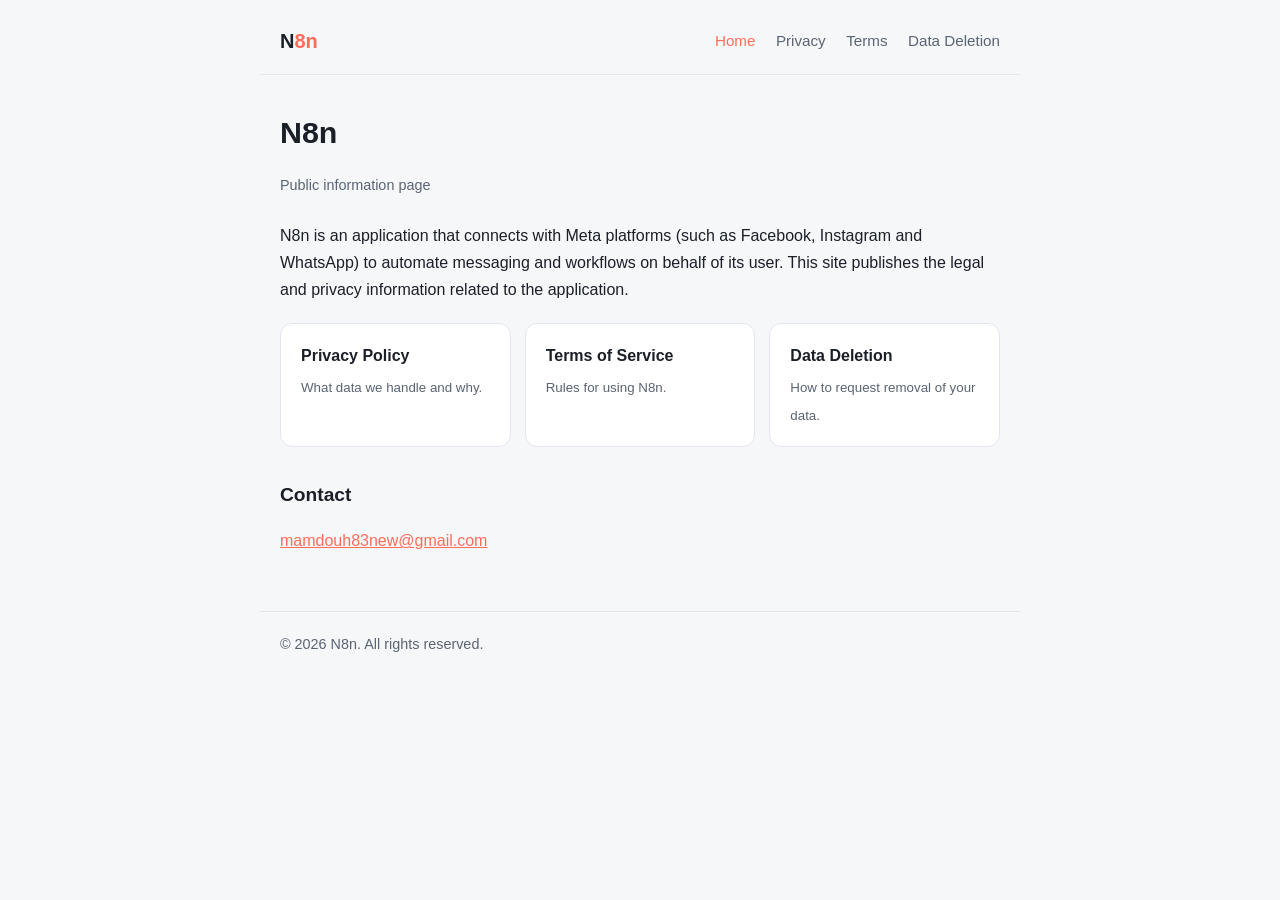
<file: index.html>
<!doctype html>
<html lang="en">
<head>
<meta charset="utf-8">
<meta name="viewport" content="width=device-width,initial-scale=1">
<title>N8n</title>
<meta name="description" content="N8n – official information, privacy policy, terms of service and data deletion instructions.">
<link rel="stylesheet" href="style.css">
</head>
<body>
<header>
  <a class="brand" href="index.html">N<span>8n</span></a>
  <nav>
    <a class="active" href="index.html">Home</a>
    <a href="privacy.html">Privacy</a>
    <a href="terms.html">Terms</a>
    <a href="data-deletion.html">Data Deletion</a>
  </nav>
</header>
<main>
  <h1>N8n</h1>
  <p class="updated">Public information page</p>
  <p>N8n is an application that connects with Meta platforms (such as Facebook, Instagram and WhatsApp) to automate messaging and workflows on behalf of its user. This site publishes the legal and privacy information related to the application.</p>

  <div class="grid">
    <a class="card" href="privacy.html"><strong>Privacy Policy</strong><small>What data we handle and why.</small></a>
    <a class="card" href="terms.html"><strong>Terms of Service</strong><small>Rules for using N8n.</small></a>
    <a class="card" href="data-deletion.html"><strong>Data Deletion</strong><small>How to request removal of your data.</small></a>
  </div>

  <h2>Contact</h2>
  <p><a href="mailto:mamdouh83new@gmail.com">mamdouh83new@gmail.com</a></p>
</main>
<footer>&copy; 2026 N8n. All rights reserved.</footer>
</body>
</html>
</file>
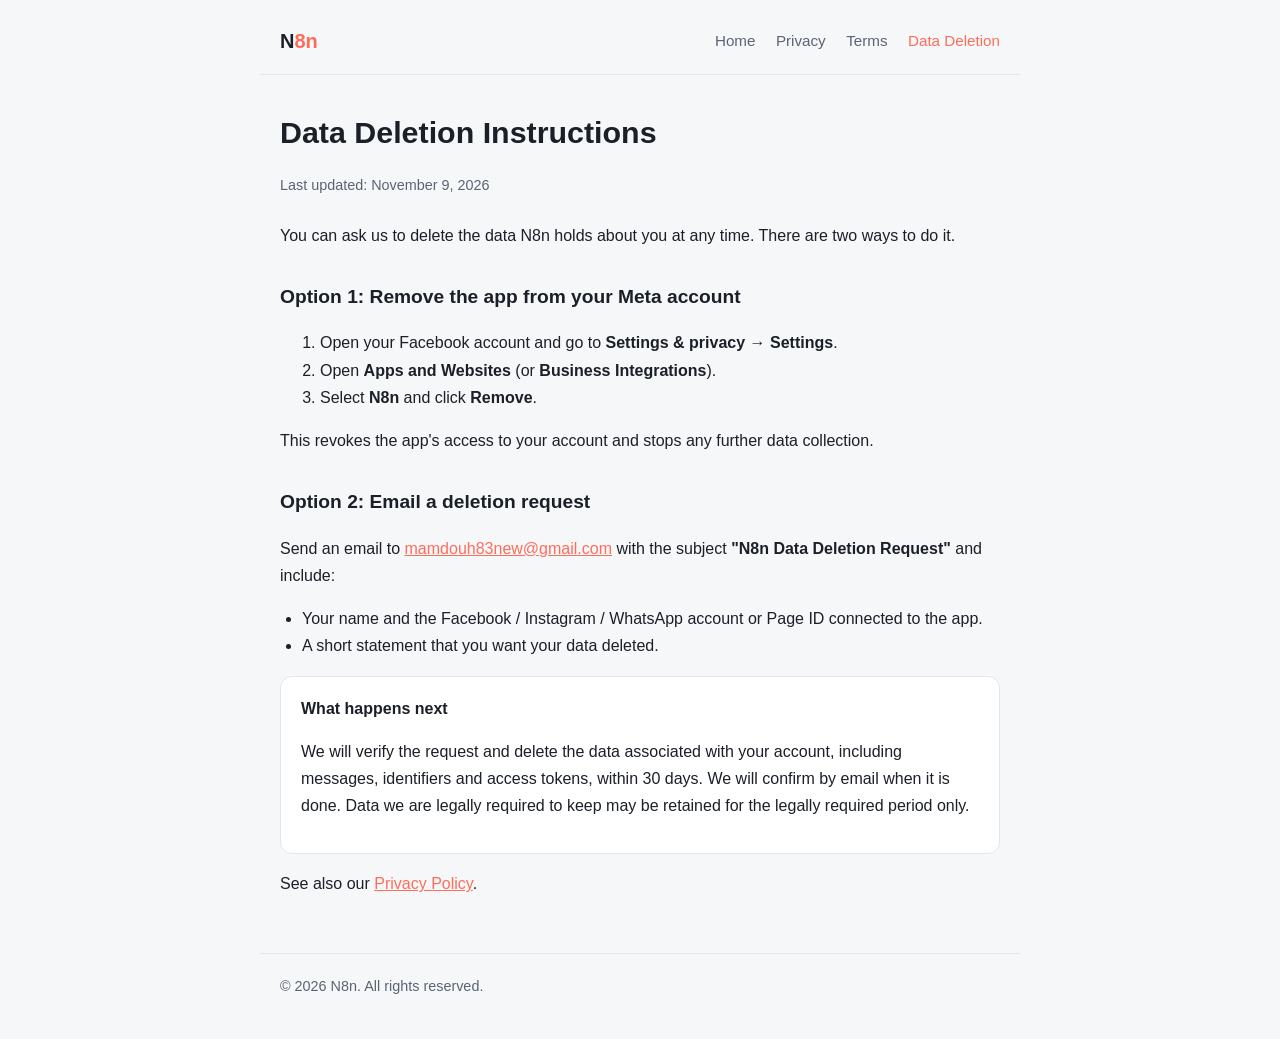
<file: data-deletion.html>
<!doctype html>
<html lang="en">
<head>
<meta charset="utf-8">
<meta name="viewport" content="width=device-width,initial-scale=1">
<title>Data Deletion – N8n</title>
<meta name="description" content="How to request deletion of your data from the N8n application.">
<link rel="stylesheet" href="style.css">
</head>
<body>
<header>
  <a class="brand" href="index.html">N<span>8n</span></a>
  <nav>
    <a href="index.html">Home</a>
    <a href="privacy.html">Privacy</a>
    <a href="terms.html">Terms</a>
    <a class="active" href="data-deletion.html">Data Deletion</a>
  </nav>
</header>
<main>
  <h1>Data Deletion Instructions</h1>
  <p class="updated">Last updated: November 9, 2026</p>

  <p>You can ask us to delete the data N8n holds about you at any time. There are two ways to do it.</p>

  <h2>Option 1: Remove the app from your Meta account</h2>
  <ol>
    <li>Open your Facebook account and go to <strong>Settings &amp; privacy &rarr; Settings</strong>.</li>
    <li>Open <strong>Apps and Websites</strong> (or <strong>Business Integrations</strong>).</li>
    <li>Select <strong>N8n</strong> and click <strong>Remove</strong>.</li>
  </ol>
  <p>This revokes the app's access to your account and stops any further data collection.</p>

  <h2>Option 2: Email a deletion request</h2>
  <p>Send an email to <a href="mailto:mamdouh83new@gmail.com?subject=N8n%20Data%20Deletion%20Request">mamdouh83new@gmail.com</a> with the subject <strong>"N8n Data Deletion Request"</strong> and include:</p>
  <ul>
    <li>Your name and the Facebook / Instagram / WhatsApp account or Page ID connected to the app.</li>
    <li>A short statement that you want your data deleted.</li>
  </ul>

  <div class="card">
    <strong>What happens next</strong>
    <p>We will verify the request and delete the data associated with your account, including messages, identifiers and access tokens, within 30 days. We will confirm by email when it is done. Data we are legally required to keep may be retained for the legally required period only.</p>
  </div>

  <p>See also our <a href="privacy.html">Privacy Policy</a>.</p>
</main>
<footer>&copy; 2026 N8n. All rights reserved.</footer>
</body>
</html>
</file>
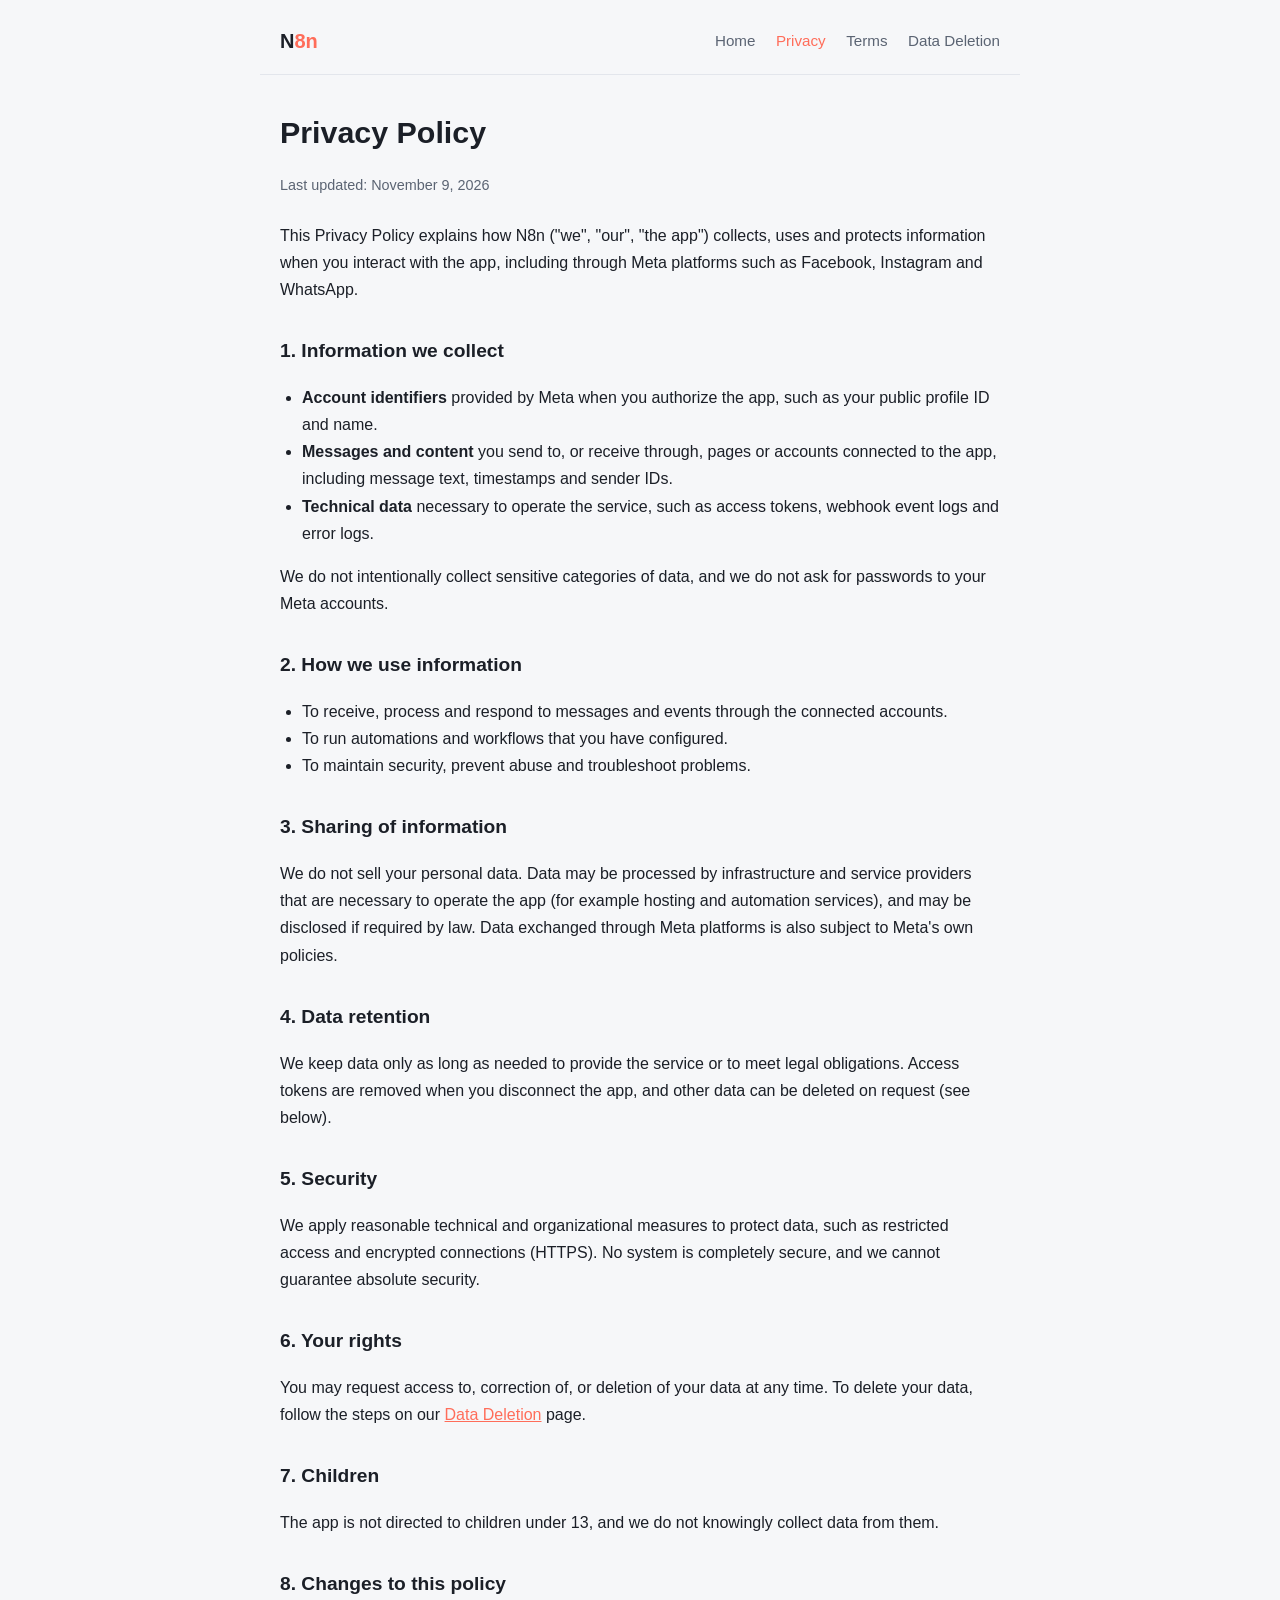
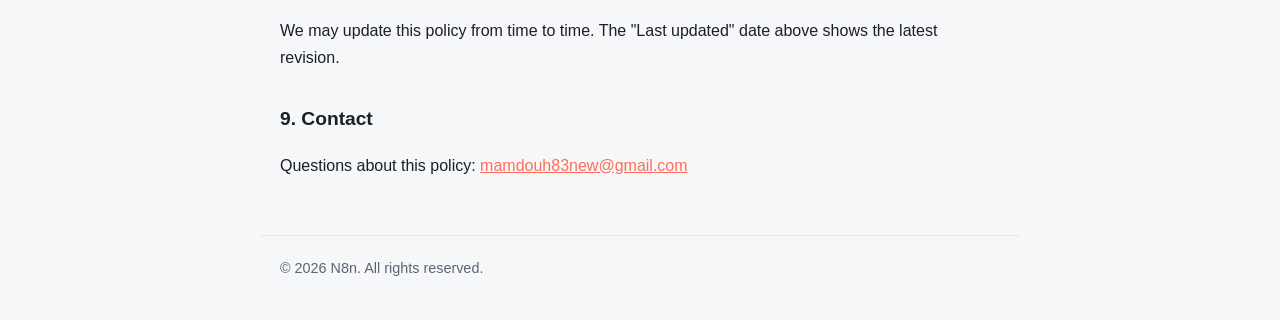
<file: privacy.html>
<!doctype html>
<html lang="en">
<head>
<meta charset="utf-8">
<meta name="viewport" content="width=device-width,initial-scale=1">
<title>Privacy Policy – N8n</title>
<meta name="description" content="Privacy Policy for the N8n application.">
<link rel="stylesheet" href="style.css">
</head>
<body>
<header>
  <a class="brand" href="index.html">N<span>8n</span></a>
  <nav>
    <a href="index.html">Home</a>
    <a class="active" href="privacy.html">Privacy</a>
    <a href="terms.html">Terms</a>
    <a href="data-deletion.html">Data Deletion</a>
  </nav>
</header>
<main>
  <h1>Privacy Policy</h1>
  <p class="updated">Last updated: November 9, 2026</p>

  <p>This Privacy Policy explains how N8n ("we", "our", "the app") collects, uses and protects information when you interact with the app, including through Meta platforms such as Facebook, Instagram and WhatsApp.</p>

  <h2>1. Information we collect</h2>
  <ul>
    <li><strong>Account identifiers</strong> provided by Meta when you authorize the app, such as your public profile ID and name.</li>
    <li><strong>Messages and content</strong> you send to, or receive through, pages or accounts connected to the app, including message text, timestamps and sender IDs.</li>
    <li><strong>Technical data</strong> necessary to operate the service, such as access tokens, webhook event logs and error logs.</li>
  </ul>
  <p>We do not intentionally collect sensitive categories of data, and we do not ask for passwords to your Meta accounts.</p>

  <h2>2. How we use information</h2>
  <ul>
    <li>To receive, process and respond to messages and events through the connected accounts.</li>
    <li>To run automations and workflows that you have configured.</li>
    <li>To maintain security, prevent abuse and troubleshoot problems.</li>
  </ul>

  <h2>3. Sharing of information</h2>
  <p>We do not sell your personal data. Data may be processed by infrastructure and service providers that are necessary to operate the app (for example hosting and automation services), and may be disclosed if required by law. Data exchanged through Meta platforms is also subject to Meta's own policies.</p>

  <h2>4. Data retention</h2>
  <p>We keep data only as long as needed to provide the service or to meet legal obligations. Access tokens are removed when you disconnect the app, and other data can be deleted on request (see below).</p>

  <h2>5. Security</h2>
  <p>We apply reasonable technical and organizational measures to protect data, such as restricted access and encrypted connections (HTTPS). No system is completely secure, and we cannot guarantee absolute security.</p>

  <h2>6. Your rights</h2>
  <p>You may request access to, correction of, or deletion of your data at any time. To delete your data, follow the steps on our <a href="data-deletion.html">Data Deletion</a> page.</p>

  <h2>7. Children</h2>
  <p>The app is not directed to children under 13, and we do not knowingly collect data from them.</p>

  <h2>8. Changes to this policy</h2>
  <p>We may update this policy from time to time. The "Last updated" date above shows the latest revision.</p>

  <h2>9. Contact</h2>
  <p>Questions about this policy: <a href="mailto:mamdouh83new@gmail.com">mamdouh83new@gmail.com</a></p>
</main>
<footer>&copy; 2026 N8n. All rights reserved.</footer>
</body>
</html>
</file>
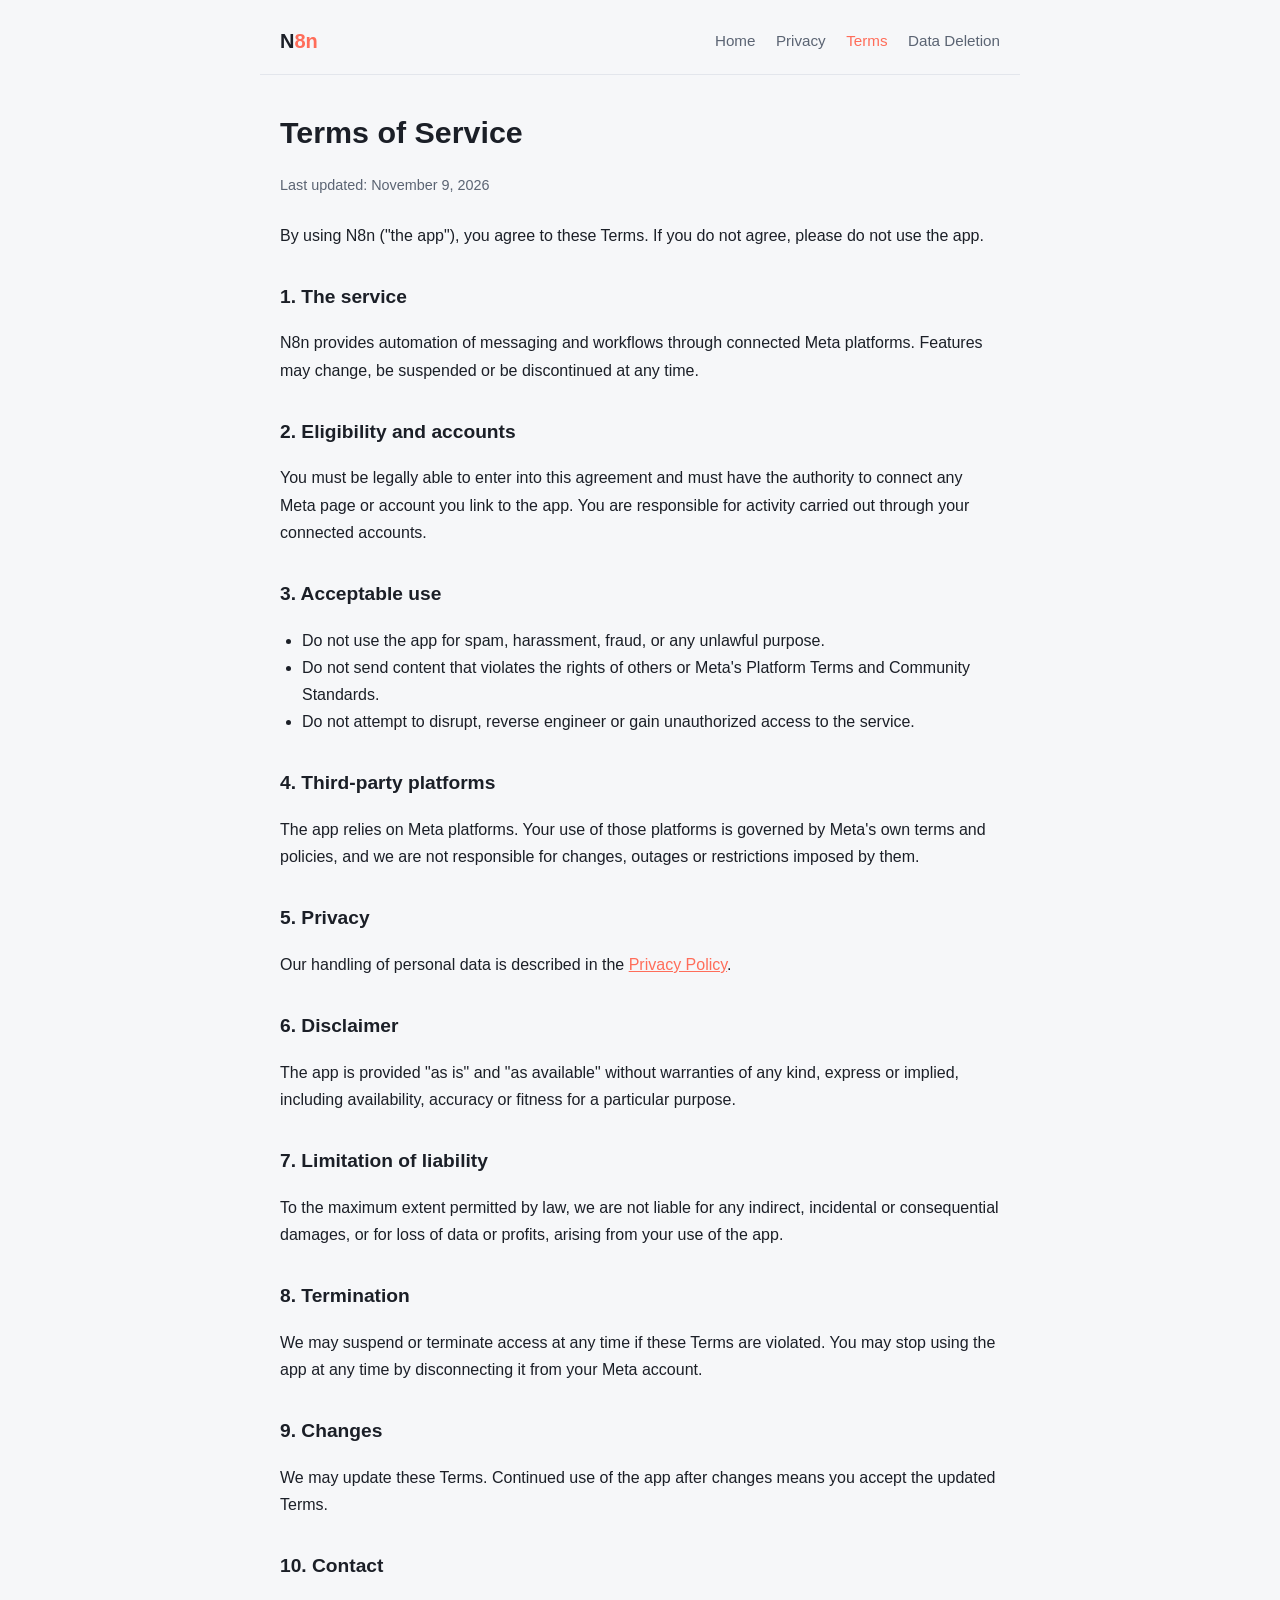
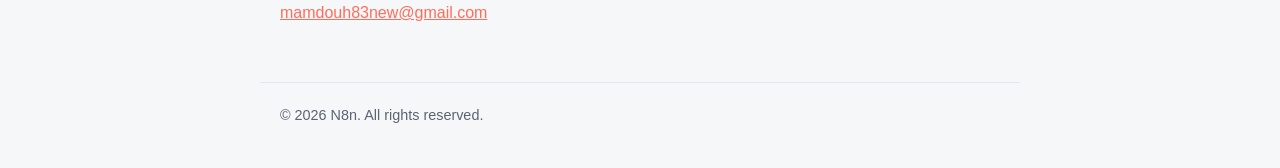
<file: terms.html>
<!doctype html>
<html lang="en">
<head>
<meta charset="utf-8">
<meta name="viewport" content="width=device-width,initial-scale=1">
<title>Terms of Service – N8n</title>
<meta name="description" content="Terms of Service for the N8n application.">
<link rel="stylesheet" href="style.css">
</head>
<body>
<header>
  <a class="brand" href="index.html">N<span>8n</span></a>
  <nav>
    <a href="index.html">Home</a>
    <a href="privacy.html">Privacy</a>
    <a class="active" href="terms.html">Terms</a>
    <a href="data-deletion.html">Data Deletion</a>
  </nav>
</header>
<main>
  <h1>Terms of Service</h1>
  <p class="updated">Last updated: November 9, 2026</p>

  <p>By using N8n ("the app"), you agree to these Terms. If you do not agree, please do not use the app.</p>

  <h2>1. The service</h2>
  <p>N8n provides automation of messaging and workflows through connected Meta platforms. Features may change, be suspended or be discontinued at any time.</p>

  <h2>2. Eligibility and accounts</h2>
  <p>You must be legally able to enter into this agreement and must have the authority to connect any Meta page or account you link to the app. You are responsible for activity carried out through your connected accounts.</p>

  <h2>3. Acceptable use</h2>
  <ul>
    <li>Do not use the app for spam, harassment, fraud, or any unlawful purpose.</li>
    <li>Do not send content that violates the rights of others or Meta's Platform Terms and Community Standards.</li>
    <li>Do not attempt to disrupt, reverse engineer or gain unauthorized access to the service.</li>
  </ul>

  <h2>4. Third-party platforms</h2>
  <p>The app relies on Meta platforms. Your use of those platforms is governed by Meta's own terms and policies, and we are not responsible for changes, outages or restrictions imposed by them.</p>

  <h2>5. Privacy</h2>
  <p>Our handling of personal data is described in the <a href="privacy.html">Privacy Policy</a>.</p>

  <h2>6. Disclaimer</h2>
  <p>The app is provided "as is" and "as available" without warranties of any kind, express or implied, including availability, accuracy or fitness for a particular purpose.</p>

  <h2>7. Limitation of liability</h2>
  <p>To the maximum extent permitted by law, we are not liable for any indirect, incidental or consequential damages, or for loss of data or profits, arising from your use of the app.</p>

  <h2>8. Termination</h2>
  <p>We may suspend or terminate access at any time if these Terms are violated. You may stop using the app at any time by disconnecting it from your Meta account.</p>

  <h2>9. Changes</h2>
  <p>We may update these Terms. Continued use of the app after changes means you accept the updated Terms.</p>

  <h2>10. Contact</h2>
  <p><a href="mailto:mamdouh83new@gmail.com">mamdouh83new@gmail.com</a></p>
</main>
<footer>&copy; 2026 N8n. All rights reserved.</footer>
</body>
</html>
</file>
<file: style.css>
:root{--bg:#0f1115;--card:#171a21;--text:#e6e8ee;--muted:#9aa3b2;--accent:#ff6d5a;--line:#262b36}
@media (prefers-color-scheme:light){:root{--bg:#f6f7f9;--card:#fff;--text:#1b1f27;--muted:#5b6473;--line:#e3e6ec}}
*{box-sizing:border-box}
body{margin:0;background:var(--bg);color:var(--text);font:16px/1.7 -apple-system,Segoe UI,Roboto,Helvetica,Arial,sans-serif}
header,main,footer{max-width:760px;margin:0 auto;padding:0 20px}
header{display:flex;justify-content:space-between;align-items:center;flex-wrap:wrap;gap:10px;padding-top:24px;padding-bottom:16px;border-bottom:1px solid var(--line)}
.brand{font-weight:700;font-size:1.25rem;color:var(--text);text-decoration:none}
.brand span{color:var(--accent)}
nav a{color:var(--muted);text-decoration:none;margin-left:16px;font-size:.95rem}
nav a:hover,nav a.active{color:var(--accent)}
main{padding-top:32px;padding-bottom:40px}
h1{font-size:1.9rem;margin:0 0 6px}
h2{font-size:1.2rem;margin:32px 0 8px}
.updated{color:var(--muted);font-size:.9rem;margin-bottom:24px}
p,li{color:var(--text)}
ul{padding-left:22px}
a{color:var(--accent)}
.card{background:var(--card);border:1px solid var(--line);border-radius:12px;padding:18px 20px;margin:16px 0}
.grid{display:grid;gap:14px;grid-template-columns:repeat(auto-fit,minmax(210px,1fr));margin-top:20px}
.grid a.card{text-decoration:none;color:var(--text);margin:0}
.grid a.card:hover{border-color:var(--accent)}
.grid strong{display:block;margin-bottom:4px}
.grid small{color:var(--muted)}
footer{padding-top:20px;padding-bottom:40px;color:var(--muted);font-size:.9rem;border-top:1px solid var(--line)}
</file>
